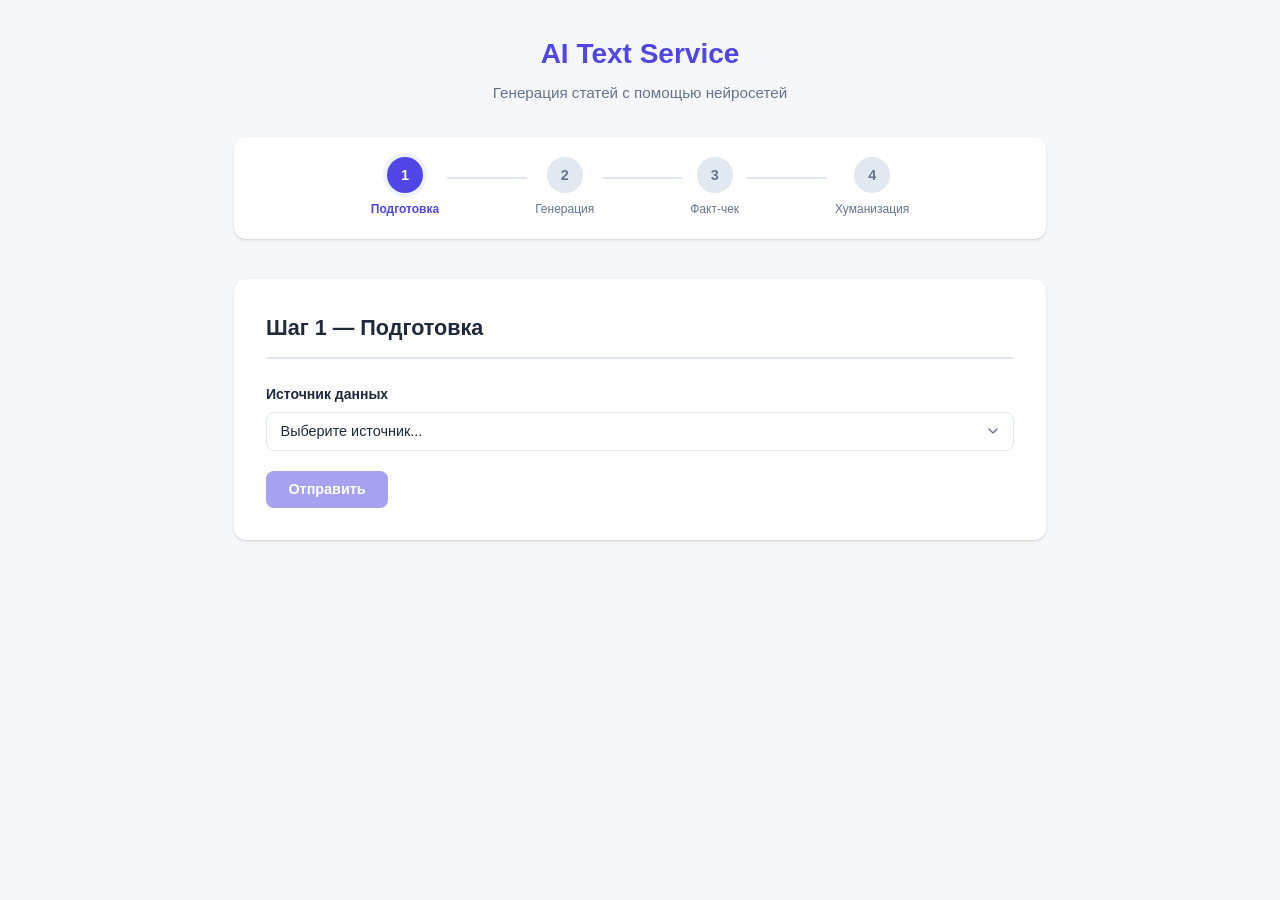
<file: index.html>
<!DOCTYPE html>
<html lang="ru">
<head>
  <meta charset="UTF-8">
  <meta name="viewport" content="width=device-width, initial-scale=1.0">
  <title>Генератор статей — AI Text Service</title>
  <link rel="stylesheet" href="css/styles.css">
</head>
<body>
  <div class="app">
    <!-- Header -->
    <header class="header">
      <h1 class="header__title">AI Text Service</h1>
      <p class="header__subtitle">Генерация статей с помощью нейросетей</p>
    </header>

    <!-- Step Progress Bar -->
    <nav class="stepper">
      <div class="stepper__item stepper__item--active" data-step="1">
        <div class="stepper__circle">1</div>
        <span class="stepper__label">Подготовка</span>
      </div>
      <div class="stepper__line"></div>
      <div class="stepper__item" data-step="2">
        <div class="stepper__circle">2</div>
        <span class="stepper__label">Генерация</span>
      </div>
      <div class="stepper__line"></div>
      <div class="stepper__item" data-step="3">
        <div class="stepper__circle">3</div>
        <span class="stepper__label">Факт-чек</span>
      </div>
      <div class="stepper__line"></div>
      <div class="stepper__item" data-step="4">
        <div class="stepper__circle">4</div>
        <span class="stepper__label">Хуманизация</span>
      </div>
    </nav>

    <!-- Main Content -->
    <main class="content">

      <!-- ===================== STEP 1: Подготовка ===================== -->
      <section class="step step--active" id="step-1">
        <h2 class="step__title">Шаг 1 — Подготовка</h2>

        <div class="form-group">
          <label class="label" for="source-type">Источник данных</label>
          <select class="select" id="source-type">
            <option value="" disabled selected>Выберите источник...</option>
            <option value="youtube">Ссылка на YouTube</option>
            <option value="text">Текст (заполнить вручную)</option>
          </select>
        </div>

        <!-- YouTube Input -->
        <div class="source-block" id="source-youtube" style="display:none;">
          <div class="form-group">
            <label class="label" for="youtube-url">Ссылка на YouTube видео</label>
            <input class="input" type="url" id="youtube-url" placeholder="https://www.youtube.com/watch?v=...">
          </div>
        </div>

        <!-- Text Input Fields -->
        <div class="source-block" id="source-text" style="display:none;">
          <div class="form-group">
            <label class="label" for="article-topic">Тема статьи <span class="required">*</span></label>
            <input class="input" type="text" id="article-topic" placeholder="Например: Как выбрать CRM для малого бизнеса">
          </div>

          <div class="form-group">
            <label class="label" for="target-audience">Целевая аудитория <span class="required">*</span></label>
            <textarea class="textarea" id="target-audience" rows="2" placeholder="Кто эти люди, уровень знаний, возраст, профессия..."></textarea>
          </div>

          <div class="form-group">
            <label class="label" for="article-goal">Основная цель статьи <span class="required">*</span></label>
            <select class="select" id="article-goal">
              <option value="" disabled selected>Выберите цель...</option>
              <option value="traffic">Привлечь трафик</option>
              <option value="warmup">Прогреть к покупке</option>
              <option value="explain">Объяснить сложную тему</option>
              <option value="blog">Личный блог</option>
              <option value="other">Другое</option>
            </select>
            <input class="input input--hidden" type="text" id="article-goal-custom" placeholder="Укажите цель..." style="display:none;">
          </div>

          <div class="form-group">
            <label class="label" for="article-type">Тип статьи <span class="required">*</span></label>
            <select class="select" id="article-type">
              <option value="" disabled selected>Выберите тип...</option>
              <option value="review">Обзор</option>
              <option value="howto">Инструкция</option>
              <option value="analytics">Аналитика</option>
              <option value="longread">Лонгрид</option>
              <option value="case">Кейс</option>
              <option value="news">Новостная заметка</option>
              <option value="other">Другое</option>
            </select>
            <input class="input input--hidden" type="text" id="article-type-custom" placeholder="Укажите тип..." style="display:none;">
          </div>

          <div class="form-group">
            <label class="label" for="platform">Площадка публикации <span class="required">*</span></label>
            <select class="select" id="platform">
              <option value="" disabled selected>Выберите площадку...</option>
              <option value="website">Сайт</option>
              <option value="blog">Блог</option>
              <option value="social">Соцсети</option>
              <option value="media">СМИ</option>
              <option value="other">Другое</option>
            </select>
            <input class="input input--hidden" type="text" id="platform-custom" placeholder="Укажите площадку..." style="display:none;">
          </div>

          <div class="form-group">
            <label class="label" for="volume">Желаемый объём <span class="required">*</span></label>
            <input class="input" type="text" id="volume" placeholder="Например: 5000 знаков или 800 слов">
          </div>

          <div class="form-group form-group--checkbox">
            <label class="checkbox-label">
              <input type="checkbox" id="collect-info" class="checkbox">
              <span class="checkbox-custom"></span>
              <span>Сбор информации для статьи (ChatGPT Research)</span>
            </label>
          </div>
        </div>

        <button class="btn btn--primary" id="btn-step1-submit" disabled>Отправить</button>

        <!-- YouTube Transcription Result -->
        <div class="result-block" id="youtube-result" style="display:none;">
          <h3 class="result-block__title">Транскрипция видео</h3>
          <div class="result-block__content" id="youtube-transcript"></div>

          <div class="youtube-params" style="margin-top: 1.25rem;">
            <h4 style="margin-bottom: 0.75rem;">Параметры статьи (опционально)</h4>

            <div class="form-group">
              <label class="label" for="yt-article-topic">Тема статьи</label>
              <input class="input" type="text" id="yt-article-topic" placeholder="Оставьте пустым — тема будет определена из видео">
            </div>

            <div class="form-group">
              <label class="label" for="yt-target-audience">Целевая аудитория</label>
              <textarea class="textarea" id="yt-target-audience" rows="2" placeholder="Кто эти люди, уровень знаний, возраст, профессия..."></textarea>
            </div>

            <div class="form-group">
              <label class="label" for="yt-article-goal">Основная цель статьи</label>
              <select class="select" id="yt-article-goal">
                <option value="" selected>Не указана</option>
                <option value="traffic">Привлечь трафик</option>
                <option value="warmup">Прогреть к покупке</option>
                <option value="explain">Объяснить сложную тему</option>
                <option value="blog">Личный блог</option>
              </select>
            </div>

            <div class="form-group">
              <label class="label" for="yt-article-type">Тип статьи</label>
              <select class="select" id="yt-article-type">
                <option value="" selected>Не указан</option>
                <option value="review">Обзор</option>
                <option value="howto">Инструкция</option>
                <option value="analytics">Аналитика</option>
                <option value="longread">Лонгрид</option>
                <option value="case">Кейс</option>
                <option value="news">Новостная заметка</option>
              </select>
            </div>

            <div class="form-group">
              <label class="label" for="yt-volume">Желаемый объём</label>
              <input class="input" type="text" id="yt-volume" placeholder="Например: 5000 знаков">
            </div>

            <div class="form-group form-group--checkbox">
              <label class="checkbox-label">
                <input type="checkbox" id="yt-collect-info" class="checkbox">
                <span class="checkbox-custom"></span>
                <span>Сбор информации для статьи (ChatGPT Research)</span>
              </label>
            </div>
          </div>

          <button class="btn btn--primary" id="btn-youtube-continue" style="margin-top: 1rem;">Продолжить к генерации</button>
        </div>
      </section>

      <!-- ===================== STEP 2: Генерация ===================== -->
      <section class="step" id="step-2" style="display:none;">
        <h2 class="step__title">Шаг 2 — Генерация статьи</h2>

        <!-- Sub-step 2.1: Plan -->
        <div class="substep" id="substep-plan">
          <h3 class="substep__title">2.1 — Создание структуры статьи</h3>
          <div class="loading" id="plan-loading" style="display:none;">
            <div class="spinner"></div>
            <span>Claude создаёт план статьи...</span>
          </div>
          <div class="result-block" id="plan-result" style="display:none;">
            <h4 class="result-block__title">План статьи</h4>
            <div class="result-block__content" id="plan-text"></div>
            <div class="action-buttons">
              <button class="btn btn--success" id="btn-plan-approve">Утвердить</button>
              <button class="btn btn--secondary" id="btn-plan-edit">Внести правки</button>
            </div>
          </div>
          <div class="edit-block" id="plan-edit-block" style="display:none;">
            <div class="form-group">
              <label class="label" for="plan-corrections">Какие правки внести?</label>
              <textarea class="textarea" id="plan-corrections" rows="4" placeholder="Опишите, что нужно изменить в плане..."></textarea>
            </div>
            <button class="btn btn--primary" id="btn-plan-send-edit">Отправить правки</button>
          </div>
        </div>

        <!-- Sub-step 2.2: Research -->
        <div class="substep" id="substep-research" style="display:none;">
          <h3 class="substep__title">2.2 — Сбор информации (ChatGPT Research)</h3>
          <div class="loading" id="research-loading" style="display:none;">
            <div class="spinner"></div>
            <span>ChatGPT Research собирает информацию...</span>
          </div>
          <div class="result-block" id="research-result" style="display:none;">
            <h4 class="result-block__title">Собранная информация</h4>
            <div class="result-block__content" id="research-text"></div>
            <div class="action-buttons">
              <button class="btn btn--success" id="btn-research-approve">Утвердить</button>
              <button class="btn btn--secondary" id="btn-research-edit">Внести правки</button>
            </div>
          </div>
          <div class="edit-block" id="research-edit-block" style="display:none;">
            <div class="form-group">
              <label class="label" for="research-corrections">Какие правки внести?</label>
              <textarea class="textarea" id="research-corrections" rows="4" placeholder="Опишите, что нужно изменить..."></textarea>
            </div>
            <button class="btn btn--primary" id="btn-research-send-edit">Отправить правки</button>
          </div>
        </div>

        <!-- Sub-step 2.3: Style Selection -->
        <div class="substep" id="substep-style" style="display:none;">
          <h3 class="substep__title">2.3 — Выбор стиля написания</h3>
          <div class="form-group">
            <label class="label" for="writing-style">Стиль написания статьи</label>
            <select class="select" id="writing-style">
              <option value="" disabled selected>Выберите стиль...</option>
              <option value="egorka">Егорка</option>
              <option value="not-egorka">Не Егорка</option>
            </select>
          </div>
          <button class="btn btn--primary" id="btn-style-submit" disabled>Отправить на генерацию</button>
        </div>

        <!-- Sub-step 2.4: Article Generation -->
        <div class="substep" id="substep-article" style="display:none;">
          <h3 class="substep__title">2.4 — Генерация статьи</h3>
          <div class="loading" id="article-loading" style="display:none;">
            <div class="spinner"></div>
            <span>Claude генерирует статью...</span>
          </div>
          <div class="result-block" id="article-result" style="display:none;">
            <h4 class="result-block__title">Готовая статья</h4>
            <div class="result-block__content" id="article-text"></div>
            <div class="action-buttons">
              <button class="btn btn--primary" id="btn-create-html">Создать HTML</button>
              <button class="btn btn--success" id="btn-to-factcheck">Далее: Факт-чек</button>
            </div>
          </div>
        </div>

        <!-- Sub-step 2.5: HTML Conversion -->
        <div class="substep" id="substep-html" style="display:none;">
          <h3 class="substep__title">2.5 — HTML-версия</h3>
          <div class="loading" id="html-loading" style="display:none;">
            <div class="spinner"></div>
            <span>ChatGPT форматирует HTML...</span>
          </div>
          <div class="result-block" id="html-result" style="display:none;">
            <h4 class="result-block__title">HTML-версия статьи</h4>
            <div class="tabs">
              <button class="tab tab--active" data-tab="preview">Превью</button>
              <button class="tab" data-tab="code">HTML-код</button>
            </div>
            <div class="tab-content tab-content--active" id="html-preview"></div>
            <div class="tab-content" id="html-code">
              <pre><code id="html-source"></code></pre>
            </div>
            <div class="action-buttons">
              <button class="btn btn--outline" id="btn-copy-html">Копировать HTML</button>
              <button class="btn btn--success" id="btn-to-factcheck-html">Далее: Факт-чек</button>
            </div>
          </div>
        </div>
      </section>

      <!-- ===================== STEP 3: Факт-чек ===================== -->
      <section class="step" id="step-3" style="display:none;">
        <h2 class="step__title">Шаг 3 — Факт-чек</h2>
        <div class="loading" id="factcheck-loading" style="display:none;">
          <div class="spinner"></div>
          <span>Gemini проводит факт-чек текста...</span>
        </div>
        <div class="result-block" id="factcheck-ok" style="display:none;">
          <div class="status-badge status-badge--success">Факт-чек пройден успешно</div>
          <p>Ошибок и несоответствий не обнаружено.</p>
          <button class="btn btn--success" id="btn-to-humanize">Далее: Хуманизация</button>
        </div>
        <div class="result-block" id="factcheck-errors" style="display:none;">
          <div class="status-badge status-badge--error">Обнаружены несоответствия</div>
          <h4 class="result-block__title">Список ошибок</h4>
          <div class="result-block__content" id="factcheck-errors-list"></div>
          <div class="edit-block" id="factcheck-edit-block">
            <div class="form-group">
              <label class="label" for="factcheck-manual-edit">Редактировать список ошибок (опционально)</label>
              <textarea class="textarea" id="factcheck-manual-edit" rows="4" placeholder="Отредактируйте список ошибок, если нужно..."></textarea>
            </div>
          </div>
          <div class="action-buttons">
            <button class="btn btn--primary" id="btn-factcheck-fix">Отправить в Claude на исправление</button>
            <button class="btn btn--secondary" id="btn-factcheck-recheck">Перепроверить текст</button>
          </div>
        </div>
      </section>

      <!-- ===================== STEP 4: Хуманизация ===================== -->
      <section class="step" id="step-4" style="display:none;">
        <h2 class="step__title">Шаг 4 — Хуманизация</h2>
        <div class="loading" id="humanize-loading" style="display:none;">
          <div class="spinner"></div>
          <span>Claude проводит хуманизацию текста...</span>
        </div>
        <div class="result-block" id="humanize-result" style="display:none;">
          <div class="status-badge status-badge--success">Текст готов!</div>
          <h4 class="result-block__title">Финальный текст</h4>
          <div class="result-block__content" id="humanize-text"></div>
          <div class="export-panel">
            <h4>Экспорт</h4>
            <div class="action-buttons">
              <button class="btn btn--primary" id="btn-copy-text">Копировать текст</button>
              <button class="btn btn--secondary" id="btn-download-txt">Скачать .txt</button>
              <button class="btn btn--secondary" id="btn-download-html">Скачать .html</button>
              <button class="btn btn--outline" id="btn-export-gdocs">Экспорт в Google Docs</button>
            </div>
          </div>

          <!-- WordPress Publishing -->
          <div class="export-panel" style="margin-top: 1rem; border-color: #86efac;">
            <h4>Публикация в WordPress</h4>
            <div class="form-group">
              <label class="label" for="wp-title">Заголовок записи</label>
              <input class="input" type="text" id="wp-title" placeholder="Заголовок для WordPress">
            </div>
            <div class="form-group">
              <label class="label" for="wp-category">Категория</label>
              <select class="select" id="wp-category">
                <option value="" selected>Без категории</option>
              </select>
            </div>
            <div class="form-group">
              <label class="label" for="wp-status">Статус публикации</label>
              <select class="select" id="wp-status">
                <option value="draft" selected>Черновик</option>
                <option value="pending">На модерации</option>
                <option value="publish">Опубликовать сразу</option>
              </select>
            </div>
            <div class="action-buttons">
              <button class="btn btn--success" id="btn-wp-publish">Опубликовать в WordPress</button>
            </div>
            <div class="result-block" id="wp-publish-result" style="display:none; margin-top: 0.75rem;">
              <div class="status-badge status-badge--success" id="wp-result-badge"></div>
              <p id="wp-result-link"></p>
            </div>
          </div>
          <div class="action-buttons" style="margin-top: 2rem;">
            <button class="btn btn--outline" id="btn-start-over">Начать заново</button>
          </div>
        </div>
      </section>

    </main>

    <!-- Toast Notifications -->
    <div class="toast-container" id="toast-container"></div>
  </div>

  <script src="js/api.js"></script>
  <script src="js/state.js"></script>
  <script src="js/ui.js"></script>
  <script src="js/main.js"></script>
</body>
</html>
</file>
<file: css/styles.css>
/* ========== Reset & Base ========== */
*,
*::before,
*::after {
  box-sizing: border-box;
  margin: 0;
  padding: 0;
}

:root {
  --color-bg: #f5f7fa;
  --color-surface: #ffffff;
  --color-primary: #4f46e5;
  --color-primary-hover: #4338ca;
  --color-primary-light: #eef2ff;
  --color-success: #16a34a;
  --color-success-light: #f0fdf4;
  --color-error: #dc2626;
  --color-error-light: #fef2f2;
  --color-warning: #f59e0b;
  --color-text: #1e293b;
  --color-text-secondary: #64748b;
  --color-border: #e2e8f0;
  --color-border-focus: #4f46e5;
  --radius: 8px;
  --radius-lg: 12px;
  --shadow-sm: 0 1px 2px rgba(0, 0, 0, 0.05);
  --shadow: 0 1px 3px rgba(0, 0, 0, 0.1), 0 1px 2px rgba(0, 0, 0, 0.06);
  --shadow-md: 0 4px 6px rgba(0, 0, 0, 0.07), 0 2px 4px rgba(0, 0, 0, 0.06);
  --shadow-lg: 0 10px 15px rgba(0, 0, 0, 0.1), 0 4px 6px rgba(0, 0, 0, 0.05);
  --transition: 0.2s ease;
  --font: -apple-system, BlinkMacSystemFont, 'Segoe UI', Roboto, 'Helvetica Neue', Arial, sans-serif;
}

html {
  font-size: 16px;
  -webkit-font-smoothing: antialiased;
}

body {
  font-family: var(--font);
  background: var(--color-bg);
  color: var(--color-text);
  line-height: 1.6;
  min-height: 100vh;
}

/* ========== App Layout ========== */
.app {
  max-width: 860px;
  margin: 0 auto;
  padding: 2rem 1.5rem 4rem;
}

/* ========== Header ========== */
.header {
  text-align: center;
  margin-bottom: 2rem;
}

.header__title {
  font-size: 1.75rem;
  font-weight: 700;
  color: var(--color-primary);
}

.header__subtitle {
  font-size: 0.95rem;
  color: var(--color-text-secondary);
  margin-top: 0.25rem;
}

/* ========== Stepper ========== */
.stepper {
  display: flex;
  align-items: center;
  justify-content: center;
  gap: 0;
  margin-bottom: 2.5rem;
  padding: 1.25rem 1.5rem;
  background: var(--color-surface);
  border-radius: var(--radius-lg);
  box-shadow: var(--shadow);
}

.stepper__item {
  display: flex;
  flex-direction: column;
  align-items: center;
  gap: 0.4rem;
  cursor: default;
  position: relative;
}

.stepper__circle {
  width: 36px;
  height: 36px;
  border-radius: 50%;
  display: flex;
  align-items: center;
  justify-content: center;
  font-weight: 600;
  font-size: 0.9rem;
  background: var(--color-border);
  color: var(--color-text-secondary);
  transition: all var(--transition);
}

.stepper__item--active .stepper__circle {
  background: var(--color-primary);
  color: #fff;
  box-shadow: 0 0 0 4px var(--color-primary-light);
}

.stepper__item--completed .stepper__circle {
  background: var(--color-success);
  color: #fff;
}

.stepper__label {
  font-size: 0.75rem;
  color: var(--color-text-secondary);
  font-weight: 500;
  white-space: nowrap;
}

.stepper__item--active .stepper__label {
  color: var(--color-primary);
  font-weight: 600;
}

.stepper__item--completed .stepper__label {
  color: var(--color-success);
}

.stepper__line {
  flex: 1;
  height: 2px;
  background: var(--color-border);
  min-width: 40px;
  max-width: 80px;
  margin: 0 0.5rem;
  margin-bottom: 1.2rem;
  transition: background var(--transition);
}

.stepper__line--completed {
  background: var(--color-success);
}

/* ========== Step Sections ========== */
.step {
  background: var(--color-surface);
  border-radius: var(--radius-lg);
  padding: 2rem;
  box-shadow: var(--shadow);
  animation: fadeIn 0.3s ease;
}

@keyframes fadeIn {
  from { opacity: 0; transform: translateY(8px); }
  to { opacity: 1; transform: translateY(0); }
}

.step__title {
  font-size: 1.35rem;
  font-weight: 700;
  margin-bottom: 1.5rem;
  padding-bottom: 0.75rem;
  border-bottom: 2px solid var(--color-border);
}

/* ========== Substep ========== */
.substep {
  margin-top: 1.5rem;
  padding-top: 1.5rem;
  border-top: 1px solid var(--color-border);
}

.substep:first-child {
  margin-top: 0;
  padding-top: 0;
  border-top: none;
}

.substep__title {
  font-size: 1.05rem;
  font-weight: 600;
  margin-bottom: 1rem;
  color: var(--color-text);
}

/* ========== Form Elements ========== */
.form-group {
  margin-bottom: 1.25rem;
}

.label {
  display: block;
  font-size: 0.875rem;
  font-weight: 600;
  margin-bottom: 0.4rem;
  color: var(--color-text);
}

.required {
  color: var(--color-error);
}

.input,
.textarea,
.select {
  width: 100%;
  padding: 0.65rem 0.85rem;
  font-size: 0.9rem;
  font-family: var(--font);
  border: 1.5px solid var(--color-border);
  border-radius: var(--radius);
  background: var(--color-surface);
  color: var(--color-text);
  transition: border-color var(--transition), box-shadow var(--transition);
  outline: none;
}

.input:focus,
.textarea:focus,
.select:focus {
  border-color: var(--color-border-focus);
  box-shadow: 0 0 0 3px var(--color-primary-light);
}

.input::placeholder,
.textarea::placeholder {
  color: var(--color-text-secondary);
  opacity: 0.7;
}

.textarea {
  resize: vertical;
  min-height: 60px;
}

.select {
  cursor: pointer;
  appearance: none;
  background-image: url("data:image/svg+xml,%3Csvg xmlns='http://www.w3.org/2000/svg' width='16' height='16' viewBox='0 0 24 24' fill='none' stroke='%2364748b' stroke-width='2' stroke-linecap='round' stroke-linejoin='round'%3E%3Cpath d='M6 9l6 6 6-6'/%3E%3C/svg%3E");
  background-repeat: no-repeat;
  background-position: right 0.75rem center;
  padding-right: 2.5rem;
}

/* Checkbox */
.form-group--checkbox {
  margin-top: 0.5rem;
}

.checkbox-label {
  display: flex;
  align-items: center;
  gap: 0.6rem;
  cursor: pointer;
  font-size: 0.9rem;
  user-select: none;
}

.checkbox {
  display: none;
}

.checkbox-custom {
  width: 20px;
  height: 20px;
  border: 2px solid var(--color-border);
  border-radius: 4px;
  display: flex;
  align-items: center;
  justify-content: center;
  flex-shrink: 0;
  transition: all var(--transition);
}

.checkbox:checked + .checkbox-custom {
  background: var(--color-primary);
  border-color: var(--color-primary);
}

.checkbox:checked + .checkbox-custom::after {
  content: '';
  width: 6px;
  height: 10px;
  border: solid #fff;
  border-width: 0 2px 2px 0;
  transform: rotate(45deg);
  margin-bottom: 2px;
}

/* ========== Buttons ========== */
.btn {
  display: inline-flex;
  align-items: center;
  justify-content: center;
  gap: 0.5rem;
  padding: 0.65rem 1.4rem;
  font-size: 0.9rem;
  font-weight: 600;
  font-family: var(--font);
  border: none;
  border-radius: var(--radius);
  cursor: pointer;
  transition: all var(--transition);
  text-decoration: none;
  white-space: nowrap;
}

.btn:disabled {
  opacity: 0.5;
  cursor: not-allowed;
}

.btn--primary {
  background: var(--color-primary);
  color: #fff;
}

.btn--primary:hover:not(:disabled) {
  background: var(--color-primary-hover);
  box-shadow: var(--shadow-md);
}

.btn--success {
  background: var(--color-success);
  color: #fff;
}

.btn--success:hover:not(:disabled) {
  background: #15803d;
  box-shadow: var(--shadow-md);
}

.btn--secondary {
  background: var(--color-bg);
  color: var(--color-text);
  border: 1.5px solid var(--color-border);
}

.btn--secondary:hover:not(:disabled) {
  background: var(--color-border);
}

.btn--outline {
  background: transparent;
  color: var(--color-primary);
  border: 1.5px solid var(--color-primary);
}

.btn--outline:hover:not(:disabled) {
  background: var(--color-primary-light);
}

.btn--danger {
  background: var(--color-error);
  color: #fff;
}

.btn--danger:hover:not(:disabled) {
  background: #b91c1c;
}

/* ========== Action Buttons Group ========== */
.action-buttons {
  display: flex;
  flex-wrap: wrap;
  gap: 0.75rem;
  margin-top: 1.25rem;
}

/* ========== Loading ========== */
.loading {
  display: flex;
  flex-direction: column;
  align-items: center;
  gap: 1rem;
  padding: 2.5rem 1rem;
  color: var(--color-text-secondary);
  font-size: 0.95rem;
}

.spinner {
  width: 40px;
  height: 40px;
  border: 3px solid var(--color-border);
  border-top-color: var(--color-primary);
  border-radius: 50%;
  animation: spin 0.8s linear infinite;
}

@keyframes spin {
  to { transform: rotate(360deg); }
}

/* ========== Result Block ========== */
.result-block {
  margin-top: 1.25rem;
  animation: fadeIn 0.3s ease;
}

.result-block__title {
  font-size: 0.95rem;
  font-weight: 600;
  margin-bottom: 0.75rem;
  color: var(--color-text);
}

.result-block__content {
  background: var(--color-bg);
  border: 1px solid var(--color-border);
  border-radius: var(--radius);
  padding: 1.25rem;
  font-size: 0.9rem;
  line-height: 1.7;
  max-height: 500px;
  overflow-y: auto;
  white-space: pre-wrap;
  word-wrap: break-word;
}

/* ========== Edit Block ========== */
.edit-block {
  margin-top: 1rem;
  padding: 1rem;
  background: var(--color-primary-light);
  border-radius: var(--radius);
  animation: fadeIn 0.2s ease;
}

/* ========== Status Badges ========== */
.status-badge {
  display: inline-flex;
  align-items: center;
  gap: 0.4rem;
  padding: 0.5rem 1rem;
  border-radius: 999px;
  font-size: 0.85rem;
  font-weight: 600;
  margin-bottom: 1rem;
}

.status-badge--success {
  background: var(--color-success-light);
  color: var(--color-success);
}

.status-badge--error {
  background: var(--color-error-light);
  color: var(--color-error);
}

.status-badge--warning {
  background: #fffbeb;
  color: var(--color-warning);
}

/* ========== Tabs ========== */
.tabs {
  display: flex;
  gap: 0;
  margin-bottom: 0;
  border-bottom: 2px solid var(--color-border);
}

.tab {
  padding: 0.6rem 1.25rem;
  font-size: 0.85rem;
  font-weight: 600;
  font-family: var(--font);
  background: none;
  border: none;
  cursor: pointer;
  color: var(--color-text-secondary);
  border-bottom: 2px solid transparent;
  margin-bottom: -2px;
  transition: all var(--transition);
}

.tab:hover {
  color: var(--color-text);
}

.tab--active {
  color: var(--color-primary);
  border-bottom-color: var(--color-primary);
}

.tab-content {
  display: none;
  padding: 1.25rem;
  background: var(--color-bg);
  border: 1px solid var(--color-border);
  border-top: none;
  border-radius: 0 0 var(--radius) var(--radius);
  max-height: 500px;
  overflow-y: auto;
}

.tab-content--active {
  display: block;
}

.tab-content pre {
  margin: 0;
  white-space: pre-wrap;
  word-wrap: break-word;
  font-size: 0.85rem;
  line-height: 1.5;
}

/* ========== Export Panel ========== */
.export-panel {
  margin-top: 1.5rem;
  padding: 1.25rem;
  background: var(--color-primary-light);
  border-radius: var(--radius);
  border: 1px solid #c7d2fe;
}

.export-panel h4 {
  font-size: 0.95rem;
  margin-bottom: 0.75rem;
  color: var(--color-primary);
}

/* ========== Toast Notifications ========== */
.toast-container {
  position: fixed;
  bottom: 1.5rem;
  right: 1.5rem;
  display: flex;
  flex-direction: column;
  gap: 0.5rem;
  z-index: 9999;
}

.toast {
  display: flex;
  align-items: center;
  gap: 0.6rem;
  padding: 0.75rem 1.25rem;
  background: var(--color-text);
  color: #fff;
  border-radius: var(--radius);
  font-size: 0.85rem;
  font-weight: 500;
  box-shadow: var(--shadow-lg);
  animation: toastIn 0.3s ease;
  max-width: 360px;
}

.toast--success {
  background: var(--color-success);
}

.toast--error {
  background: var(--color-error);
}

@keyframes toastIn {
  from { opacity: 0; transform: translateY(10px); }
  to { opacity: 1; transform: translateY(0); }
}

@keyframes toastOut {
  from { opacity: 1; transform: translateY(0); }
  to { opacity: 0; transform: translateY(10px); }
}

/* ========== Responsive ========== */
@media (max-width: 640px) {
  .app {
    padding: 1rem 0.75rem 3rem;
  }

  .stepper {
    padding: 1rem;
    gap: 0;
  }

  .stepper__label {
    font-size: 0.65rem;
  }

  .stepper__circle {
    width: 30px;
    height: 30px;
    font-size: 0.8rem;
  }

  .stepper__line {
    min-width: 20px;
  }

  .step {
    padding: 1.25rem;
  }

  .step__title {
    font-size: 1.15rem;
  }

  .action-buttons {
    flex-direction: column;
  }

  .action-buttons .btn {
    width: 100%;
  }
}

/* ========== WordPress Result Link ========== */
#wp-result-link a {
  color: var(--color-primary);
  text-decoration: underline;
  word-break: break-all;
}

#wp-result-link a:hover {
  color: var(--color-primary-hover);
}

/* ========== Source Block Transition ========== */
.source-block {
  animation: fadeIn 0.25s ease;
}
</file>
